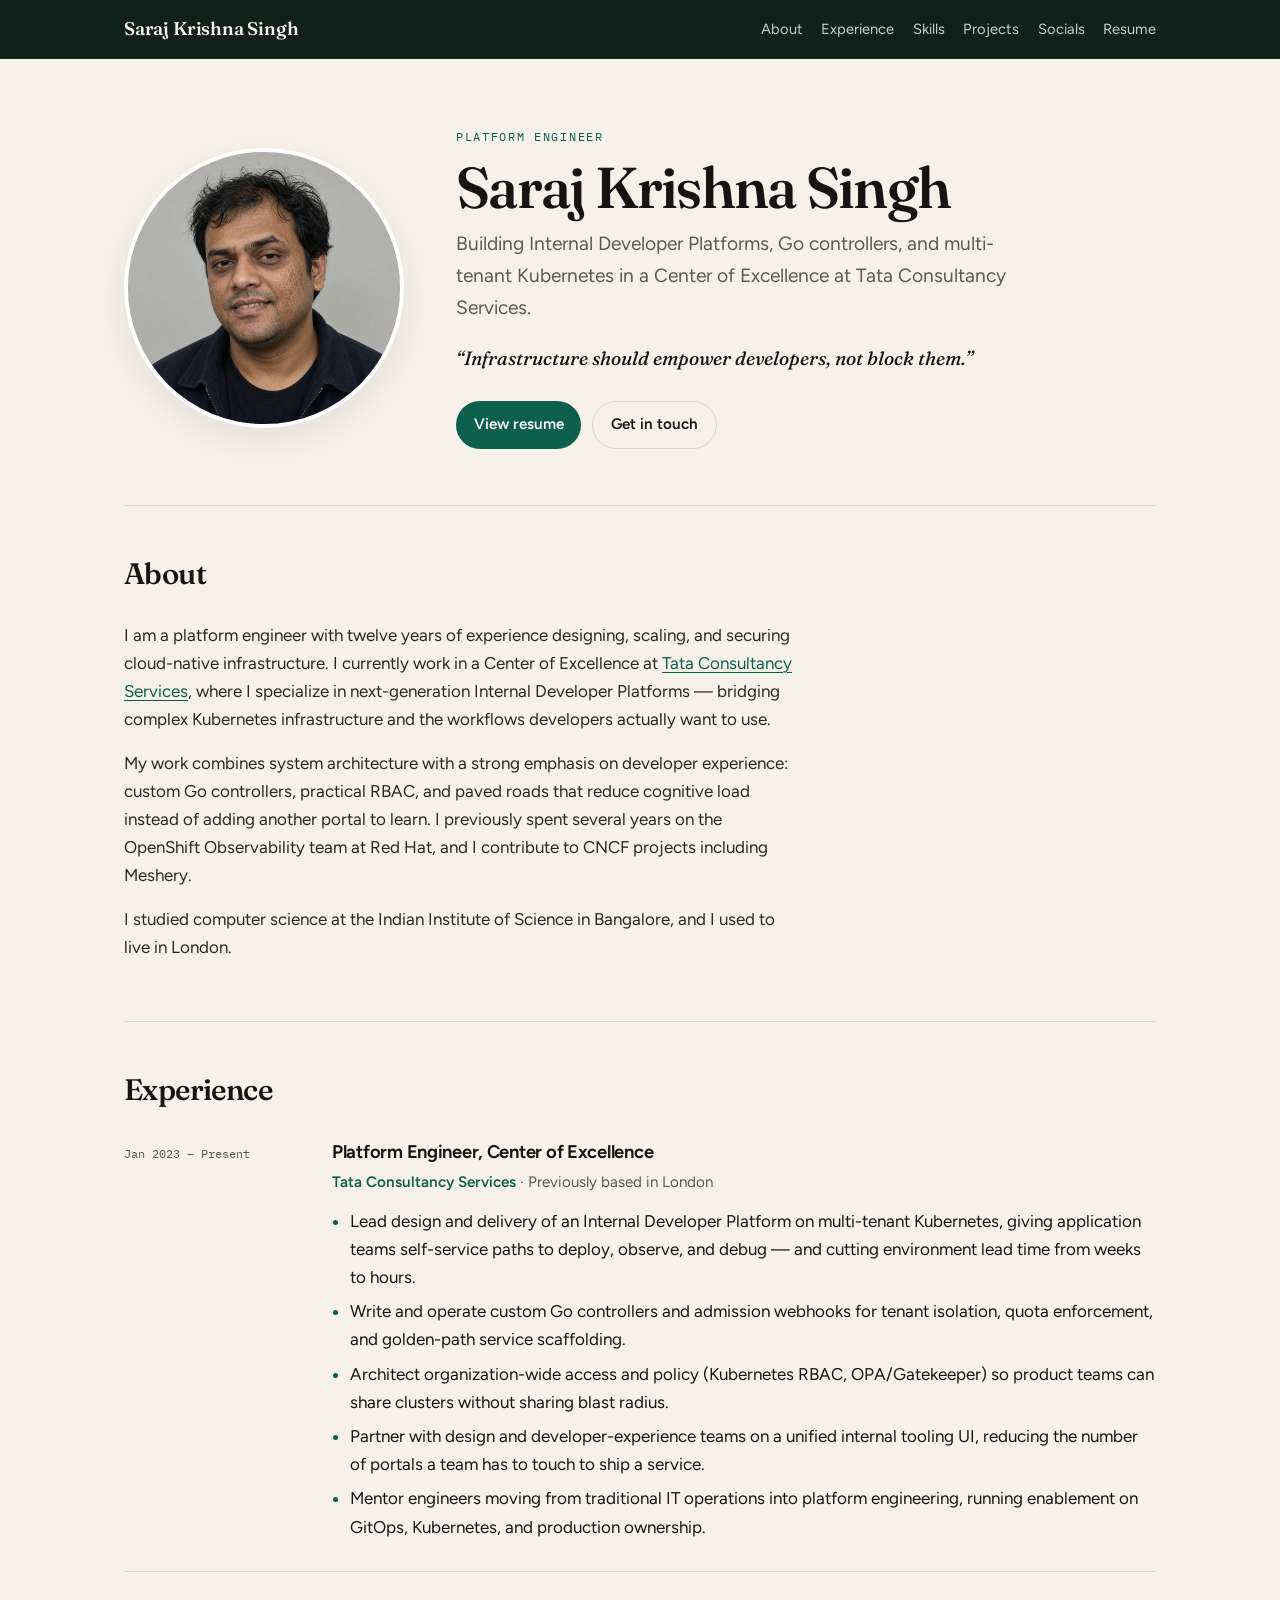
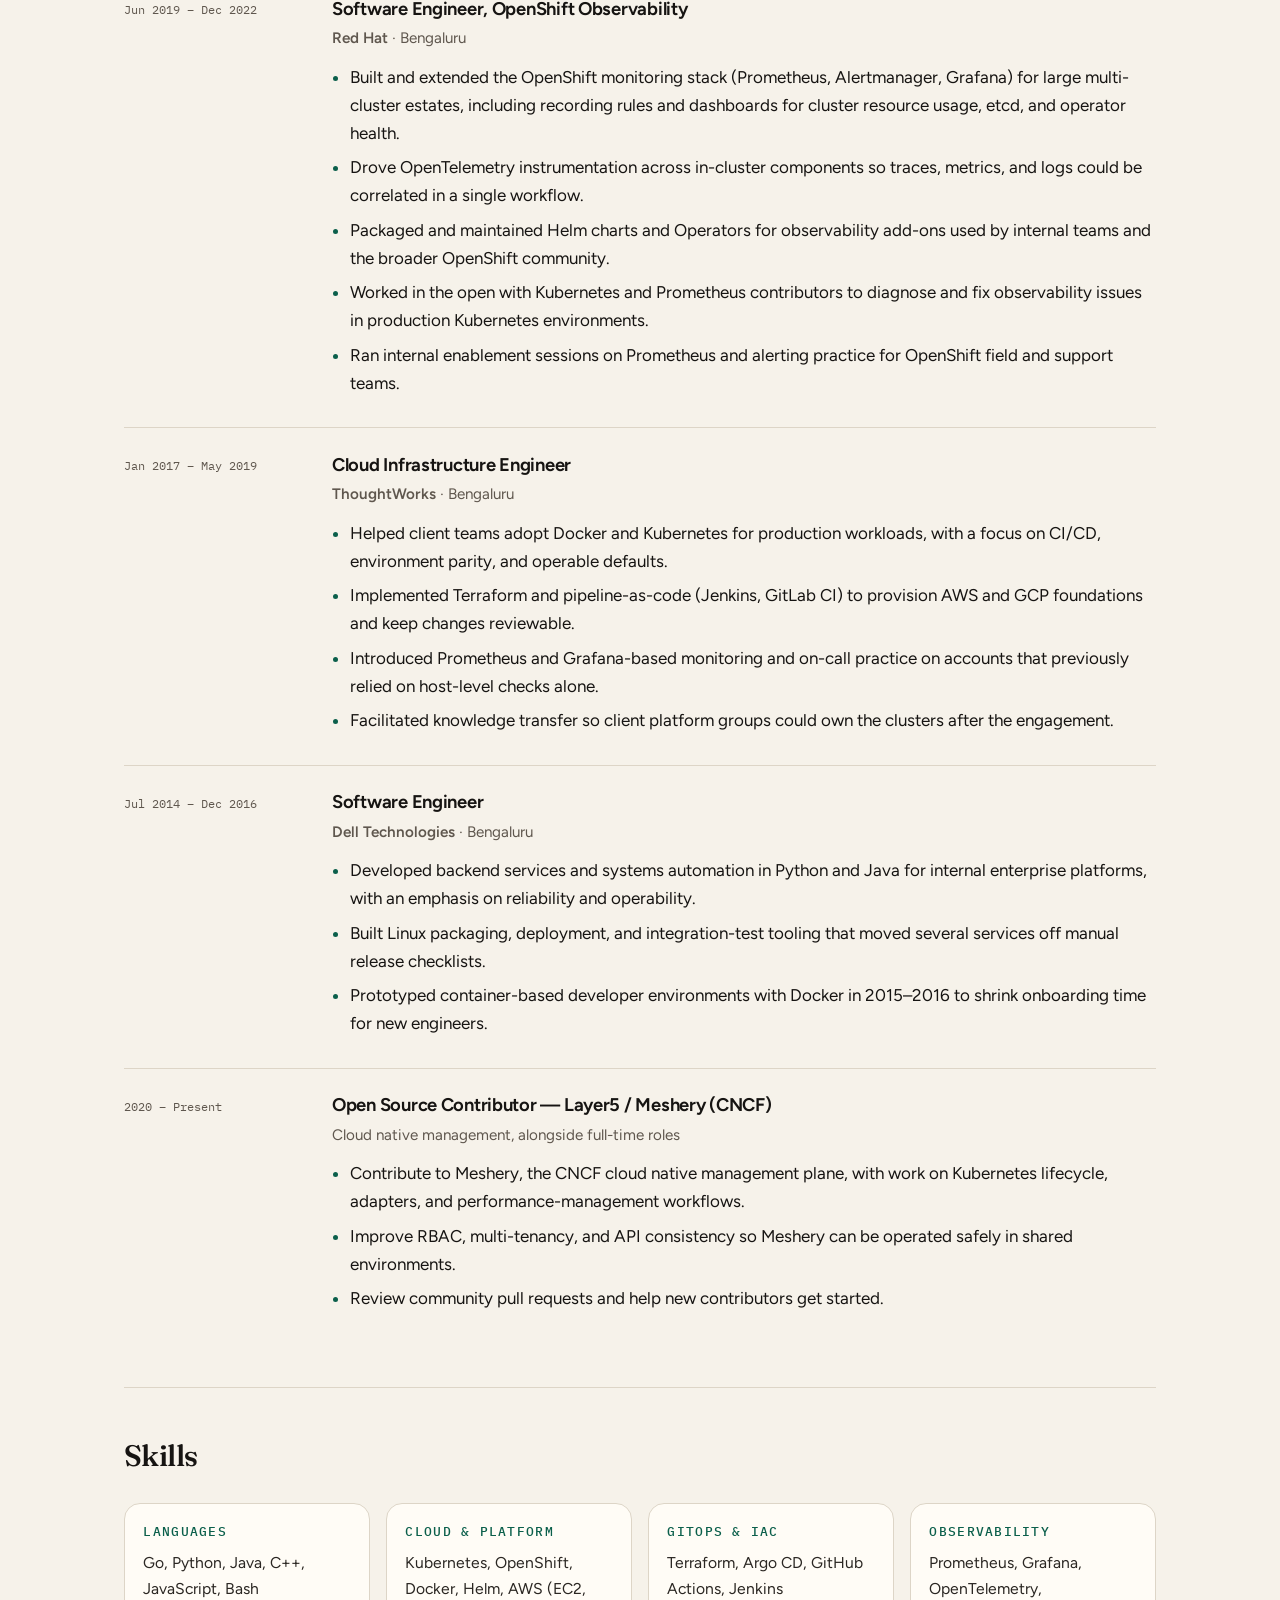
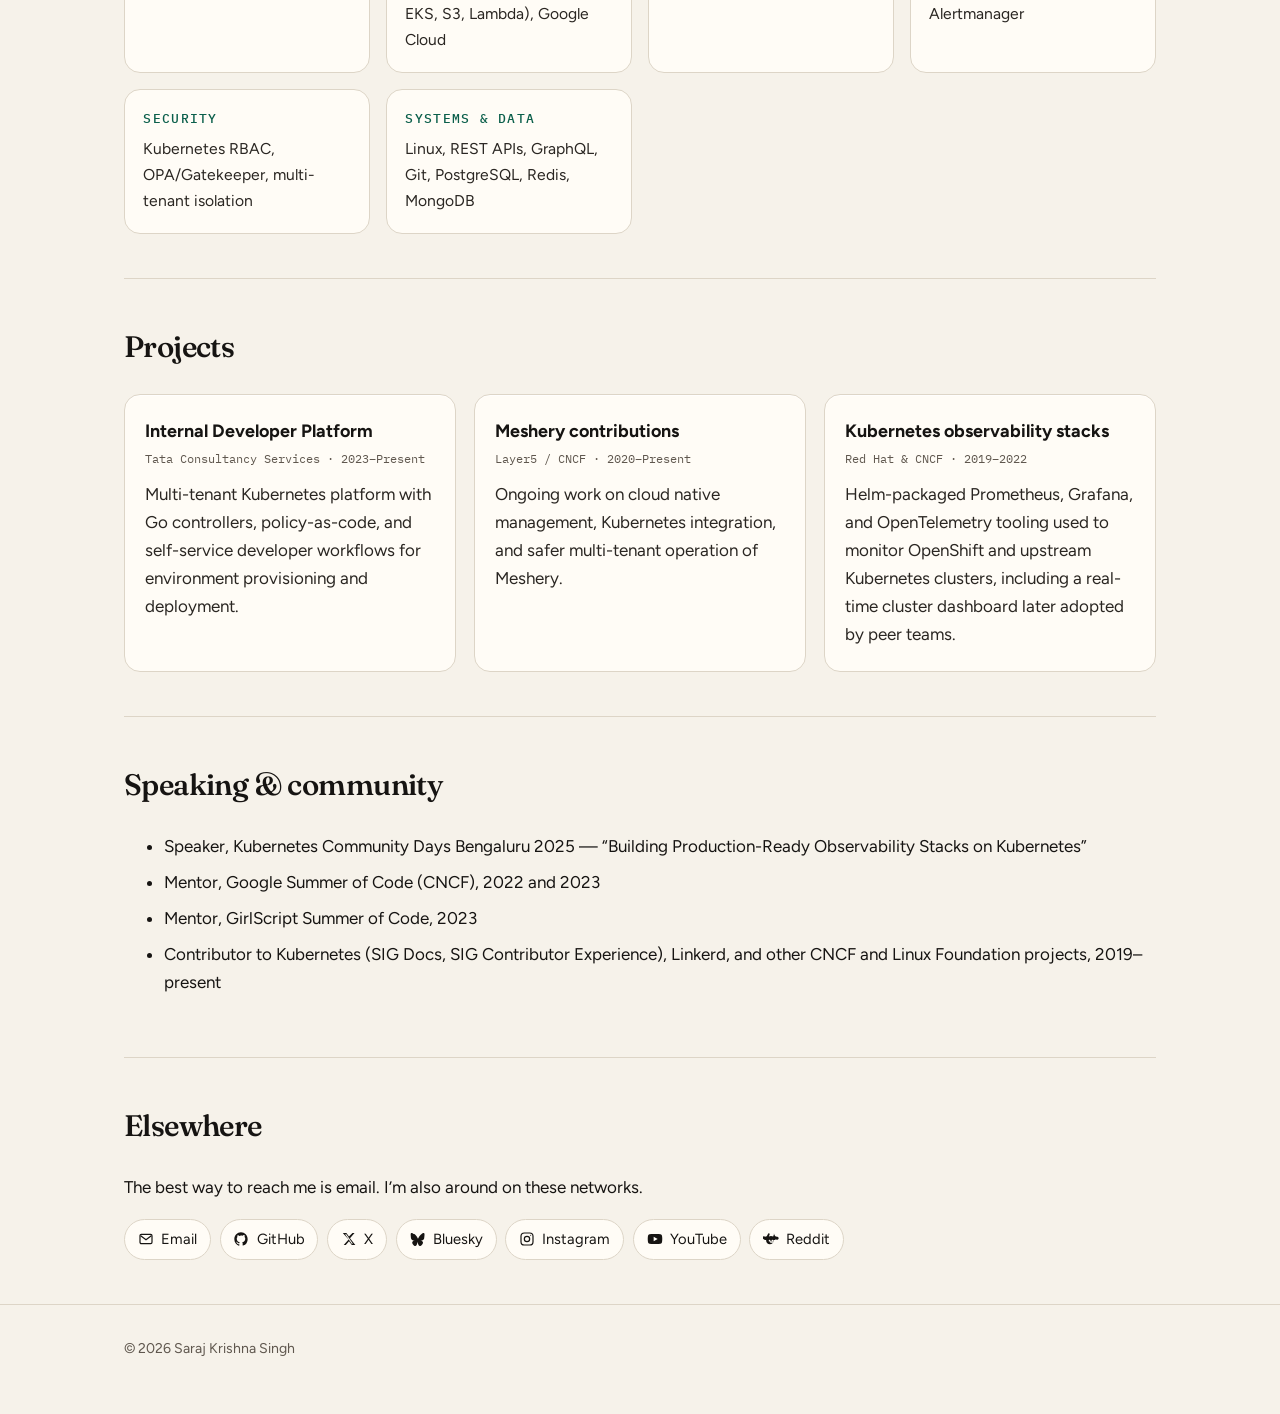
<file: index.html>
<!DOCTYPE html>
<html lang="en">
<head>
  <meta charset="utf-8">
  <meta name="viewport" content="width=device-width, initial-scale=1">
  <title>Saraj Krishna Singh — Platform Engineer</title>
  <meta name="description" content="Platform engineer focused on Internal Developer Platforms, Kubernetes, and developer experience.">
  <link rel="icon" href="assets/favicon.svg" type="image/svg+xml">
  <link rel="stylesheet" href="styles.css">
  <link rel="preconnect" href="https://fonts.googleapis.com">
  <link rel="preconnect" href="https://fonts.gstatic.com" crossorigin>
  <link href="https://fonts.googleapis.com/css2?family=Figtree:ital,wght@0,400;0,500;0,600;0,650;1,400&family=Fraunces:ital,opsz,wght@0,9..144,500;0,9..144,560;1,9..144,450;1,9..144,560&family=IBM+Plex+Mono:wght@400;500&display=swap" rel="stylesheet">
</head>
<body id="top">
  <a class="skip" href="#main">Skip to content</a>
  <header class="site-header">
    <div class="header-inner">
      <a class="wordmark" href="#top">Saraj Krishna Singh</a>
      <nav class="primary" aria-label="Primary">
        <a href="#about">About</a>
        <a href="#experience">Experience</a>
        <a href="#skills">Skills</a>
        <a href="#projects">Projects</a>
        <a href="#socials">Socials</a>
        <a href="resume.html">Resume</a>
      </nav>
    </div>
  </header>
  <main id="main">
    <div class="wrap">
      <section class="hero" style="border-top:0; padding-top:4.25rem;" aria-label="Introduction">
        <img class="portrait"
             src="assets/headshot.jpg"
             width="400" height="400"
             alt="Headshot of Saraj Krishna Singh">
        <div>
          <p class="eyebrow">Platform Engineer</p>
          <h1>Saraj Krishna Singh</h1>
          <p class="lede">Building Internal Developer Platforms, Go controllers, and multi-tenant Kubernetes in a Center of Excellence at Tata Consultancy Services.</p>
          <p class="tagline">“Infrastructure should empower developers, not block them.”</p>
          <div class="hero-actions">
            <a class="btn" href="resume.html">View resume</a>
            <a class="btn btn-ghost" href="mailto:sarajkrishnasingh@gmail.com">Get in touch</a>
          </div>
        </div>
      </section>

      <section id="about">
        <h2>About</h2>
        <div class="prose">
          <p>I am a platform engineer with twelve years of experience designing, scaling, and securing cloud-native infrastructure. I currently work in a Center of Excellence at <a href="https://www.tata-consulting.co.uk/">Tata Consultancy Services</a>, where I specialize in next-generation Internal Developer Platforms — bridging complex Kubernetes infrastructure and the workflows developers actually want to use.</p>
          <p>My work combines system architecture with a strong emphasis on developer experience: custom Go controllers, practical RBAC, and paved roads that reduce cognitive load instead of adding another portal to learn. I previously spent several years on the OpenShift Observability team at Red Hat, and I contribute to CNCF projects including Meshery.</p>
          <p>I studied computer science at the Indian Institute of Science in Bangalore, and I used to live in London.</p>
        </div>
      </section>

      <section id="experience">
        <h2>Experience</h2>

        <article class="job">
          <div class="when">Jan 2023 – Present</div>
          <div>
            <h3>Platform Engineer, Center of Excellence</h3>
            <p class="place"><a class="org" href="https://www.tata-consulting.co.uk/">Tata Consultancy Services</a> · Previously based in London</p>
            <ul>
              <li>Lead design and delivery of an Internal Developer Platform on multi-tenant Kubernetes, giving application teams self-service paths to deploy, observe, and debug — and cutting environment lead time from weeks to hours.</li>
              <li>Write and operate custom Go controllers and admission webhooks for tenant isolation, quota enforcement, and golden-path service scaffolding.</li>
              <li>Architect organization-wide access and policy (Kubernetes RBAC, OPA/Gatekeeper) so product teams can share clusters without sharing blast radius.</li>
              <li>Partner with design and developer-experience teams on a unified internal tooling UI, reducing the number of portals a team has to touch to ship a service.</li>
              <li>Mentor engineers moving from traditional IT operations into platform engineering, running enablement on GitOps, Kubernetes, and production ownership.</li>
            </ul>
          </div>
        </article>

        <article class="job">
          <div class="when">Jun 2019 – Dec 2022</div>
          <div>
            <h3>Software Engineer, OpenShift Observability</h3>
            <p class="place"><span class="org" style="color:inherit;font-weight:600;">Red Hat</span> · Bengaluru</p>
            <ul>
              <li>Built and extended the OpenShift monitoring stack (Prometheus, Alertmanager, Grafana) for large multi-cluster estates, including recording rules and dashboards for cluster resource usage, etcd, and operator health.</li>
              <li>Drove OpenTelemetry instrumentation across in-cluster components so traces, metrics, and logs could be correlated in a single workflow.</li>
              <li>Packaged and maintained Helm charts and Operators for observability add-ons used by internal teams and the broader OpenShift community.</li>
              <li>Worked in the open with Kubernetes and Prometheus contributors to diagnose and fix observability issues in production Kubernetes environments.</li>
              <li>Ran internal enablement sessions on Prometheus and alerting practice for OpenShift field and support teams.</li>
            </ul>
          </div>
        </article>

        <article class="job">
          <div class="when">Jan 2017 – May 2019</div>
          <div>
            <h3>Cloud Infrastructure Engineer</h3>
            <p class="place"><span class="org" style="color:inherit;font-weight:600;">ThoughtWorks</span> · Bengaluru</p>
            <ul>
              <li>Helped client teams adopt Docker and Kubernetes for production workloads, with a focus on CI/CD, environment parity, and operable defaults.</li>
              <li>Implemented Terraform and pipeline-as-code (Jenkins, GitLab CI) to provision AWS and GCP foundations and keep changes reviewable.</li>
              <li>Introduced Prometheus and Grafana-based monitoring and on-call practice on accounts that previously relied on host-level checks alone.</li>
              <li>Facilitated knowledge transfer so client platform groups could own the clusters after the engagement.</li>
            </ul>
          </div>
        </article>

        <article class="job">
          <div class="when">Jul 2014 – Dec 2016</div>
          <div>
            <h3>Software Engineer</h3>
            <p class="place"><span class="org" style="color:inherit;font-weight:600;">Dell Technologies</span> · Bengaluru</p>
            <ul>
              <li>Developed backend services and systems automation in Python and Java for internal enterprise platforms, with an emphasis on reliability and operability.</li>
              <li>Built Linux packaging, deployment, and integration-test tooling that moved several services off manual release checklists.</li>
              <li>Prototyped container-based developer environments with Docker in 2015–2016 to shrink onboarding time for new engineers.</li>
            </ul>
          </div>
        </article>

        <article class="job">
          <div class="when">2020 – Present</div>
          <div>
            <h3>Open Source Contributor — Layer5 / Meshery (CNCF)</h3>
            <p class="place">Cloud native management, alongside full-time roles</p>
            <ul>
              <li>Contribute to Meshery, the CNCF cloud native management plane, with work on Kubernetes lifecycle, adapters, and performance-management workflows.</li>
              <li>Improve RBAC, multi-tenancy, and API consistency so Meshery can be operated safely in shared environments.</li>
              <li>Review community pull requests and help new contributors get started.</li>
            </ul>
          </div>
        </article>
      </section>

      <section id="skills">
        <h2>Skills</h2>
        <div class="skill-grid">
          <div class="skill"><h3>Languages</h3><p>Go, Python, Java, C++, JavaScript, Bash</p></div>
          <div class="skill"><h3>Cloud &amp; platform</h3><p>Kubernetes, OpenShift, Docker, Helm, AWS (EC2, EKS, S3, Lambda), Google Cloud</p></div>
          <div class="skill"><h3>GitOps &amp; IaC</h3><p>Terraform, Argo CD, GitHub Actions, Jenkins</p></div>
          <div class="skill"><h3>Observability</h3><p>Prometheus, Grafana, OpenTelemetry, Alertmanager</p></div>
          <div class="skill"><h3>Security</h3><p>Kubernetes RBAC, OPA/Gatekeeper, multi-tenant isolation</p></div>
          <div class="skill"><h3>Systems &amp; data</h3><p>Linux, REST APIs, GraphQL, Git, PostgreSQL, Redis, MongoDB</p></div>
        </div>
      </section>

      <section id="projects">
        <h2>Projects</h2>
        <div class="projects">
          <article class="project">
            <h3>Internal Developer Platform</h3>
            <p class="meta">Tata Consultancy Services · 2023–Present</p>
            <p>Multi-tenant Kubernetes platform with Go controllers, policy-as-code, and self-service developer workflows for environment provisioning and deployment.</p>
          </article>
          <article class="project">
            <h3>Meshery contributions</h3>
            <p class="meta">Layer5 / CNCF · 2020–Present</p>
            <p>Ongoing work on cloud native management, Kubernetes integration, and safer multi-tenant operation of Meshery.</p>
          </article>
          <article class="project">
            <h3>Kubernetes observability stacks</h3>
            <p class="meta">Red Hat &amp; CNCF · 2019–2022</p>
            <p>Helm-packaged Prometheus, Grafana, and OpenTelemetry tooling used to monitor OpenShift and upstream Kubernetes clusters, including a real-time cluster dashboard later adopted by peer teams.</p>
          </article>
        </div>
      </section>

      <section id="community">
        <h2>Speaking &amp; community</h2>
        <ul class="community">
          <li>Speaker, Kubernetes Community Days Bengaluru 2025 — “Building Production-Ready Observability Stacks on Kubernetes”</li>
          <li>Mentor, Google Summer of Code (CNCF), 2022 and 2023</li>
          <li>Mentor, GirlScript Summer of Code, 2023</li>
          <li>Contributor to Kubernetes (SIG Docs, SIG Contributor Experience), Linkerd, and other CNCF and Linux Foundation projects, 2019–present</li>
        </ul>
      </section>

      <section id="socials">
        <h2>Elsewhere</h2>
        <p class="prose" style="margin-bottom:1.1rem;">The best way to reach me is email. I’m also around on these networks.</p>
        <div class="socials">
          <a href="mailto:sarajkrishnasingh@gmail.com"><svg viewBox="0 0 24 24" fill="none" stroke="currentColor" stroke-width="1.8" aria-hidden="true"><rect x="3" y="5" width="18" height="14" rx="2"/><path d="m4 7 8 6 8-6"/></svg> Email</a>
          <a href="https://github.com/sarajkrishnasingh"><svg viewBox="0 0 24 24" fill="currentColor" aria-hidden="true"><path d="M12 2C6.48 2 2 6.58 2 12.26c0 4.52 2.87 8.36 6.84 9.72.5.1.68-.22.68-.49 0-.24-.01-.87-.01-1.71-2.78.62-3.37-1.37-3.37-1.37-.45-1.18-1.11-1.5-1.11-1.5-.91-.64.07-.63.07-.63 1 .07 1.53 1.06 1.53 1.06.9 1.57 2.36 1.12 2.94.85.09-.67.35-1.12.63-1.37-2.22-.26-4.56-1.14-4.56-5.07 0-1.12.39-2.03 1.03-2.75-.1-.26-.45-1.3.1-2.7 0 0 .84-.27 2.75 1.05A9.3 9.3 0 0 1 12 6.84c.85 0 1.7.12 2.5.34 1.9-1.32 2.74-1.05 2.74-1.05.55 1.4.2 2.44.1 2.7.64.72 1.03 1.63 1.03 2.75 0 3.94-2.34 4.8-4.57 5.06.36.32.68.94.68 1.9 0 1.37-.01 2.47-.01 2.8 0 .27.18.6.69.49A10.03 10.03 0 0 0 22 12.26C22 6.58 17.52 2 12 2Z"/></svg> GitHub</a>
          <a href="https://x.com/singhsaraj1859"><svg viewBox="0 0 24 24" fill="currentColor" aria-hidden="true"><path d="M17.2 3h3.1l-6.8 7.8L21.5 21h-5.3l-4.2-5.5L7.2 21H4.1l7.3-8.3L2.7 3h5.4l3.8 5.1L17.2 3Zm-1.1 16.2h1.7L8 4.7H6.1l10 14.5Z"/></svg> X</a>
          <a href="https://bsky.app/profile/sarajakrishna.bsky.social"><svg viewBox="0 0 24 24" fill="currentColor" aria-hidden="true"><path d="M6.6 4.4c2.3 1.7 4.8 5.3 5.4 7.2.6-1.9 3.1-5.5 5.4-7.2 1.7-1.3 4.4-2.3 4.4.9 0 .6-.4 5.2-.6 5.9-.8 2.6-3.4 3.3-5.8 2.9 4.2.7 5.2 3.1 2.9 6.1-4.3 5.7-6.2-.1-6.7-2.9-.1-.6-.2-1.1-.2-1.1s-.1.5-.2 1.1c-.5 2.8-2.4 8.6-6.7 2.9-2.3-3-1.3-5.4 2.9-6.1-2.4.4-5-.3-5.8-2.9-.2-.7-.6-5.3-.6-5.9 0-3.2 2.7-2.2 4.4-.9Z"/></svg> Bluesky</a>
          <a href="https://www.instagram.com/sarajkrishnasingh/"><svg viewBox="0 0 24 24" fill="none" stroke="currentColor" stroke-width="1.8" aria-hidden="true"><rect x="3" y="3" width="18" height="18" rx="5"/><circle cx="12" cy="12" r="4"/><circle cx="17.5" cy="6.5" r="0.8" fill="currentColor" stroke="none"/></svg> Instagram</a>
          <a href="https://www.youtube.com/@SarajSingh-i1o2w"><svg viewBox="0 0 24 24" fill="currentColor" aria-hidden="true"><path d="M22.5 7.2a3.1 3.1 0 0 0-2.2-2.2C18.4 4.6 12 4.6 12 4.6s-6.4 0-8.3.4A3.1 3.1 0 0 0 1.5 7.2 32 32 0 0 0 1.1 12a32 32 0 0 0 .4 4.8 3.1 3.1 0 0 0 2.2 2.2c1.9.4 8.3.4 8.3.4s6.4 0 8.3-.4a3.1 3.1 0 0 0 2.2-2.2 32 32 0 0 0 .4-4.8 32 32 0 0 0-.4-4.8ZM10 15.5v-7l6 3.5-6 3.5Z"/></svg> YouTube</a>
          <a href="https://www.reddit.com/user/Annual-Beautiful4497"><svg viewBox="0 0 24 24" fill="currentColor" aria-hidden="true"><path d="M14.5 3.2 16.8 8a4.1 4.1 0 0 1 2.5.7 2.2 2.2 0 1 1-1.3 3.5 7.7 7.7 0 0 1-3.7 1.4c.1.4.1.8.1 1.1 0 2.8-2.5 5.1-5.6 5.1S3.2 17.5 3.2 14.7c0-.4 0-.8.1-1.1A7.7 7.7 0 0 1-.4 12.2 2.2 2.2 0 1 1 1.7 8.7 4.1 4.1 0 0 1 4.2 8l2.3-4.8 2.3 1.1L7.3 8.2a8 8 0 0 1 6.4 0L15.2 4.3l-.7-1.1ZM8.4 13.2a1.3 1.3 0 1 0 0 2.6 1.3 1.3 0 0 0 0-2.6Zm4.2 0a1.3 1.3 0 1 0 0 2.6 1.3 1.3 0 0 0 0-2.6ZM8.8 16.8c.7.6 1.6.9 2.6.9s1.9-.3 2.6-.9.1-1-.5-1.2c-.6-.2-1.3.3-2.1.3s-1.5-.5-2.1-.3c-.6.2-.6.8-.5 1.2Z" transform="translate(1.5 0)"/></svg> Reddit</a>
        </div>
      </section>
    </div>
  </main>
  <footer class="site-footer">
    <div class="wrap">
      <p>© 2026 Saraj Krishna Singh</p>
    </div>
  </footer>
</body>
</html>
</file>
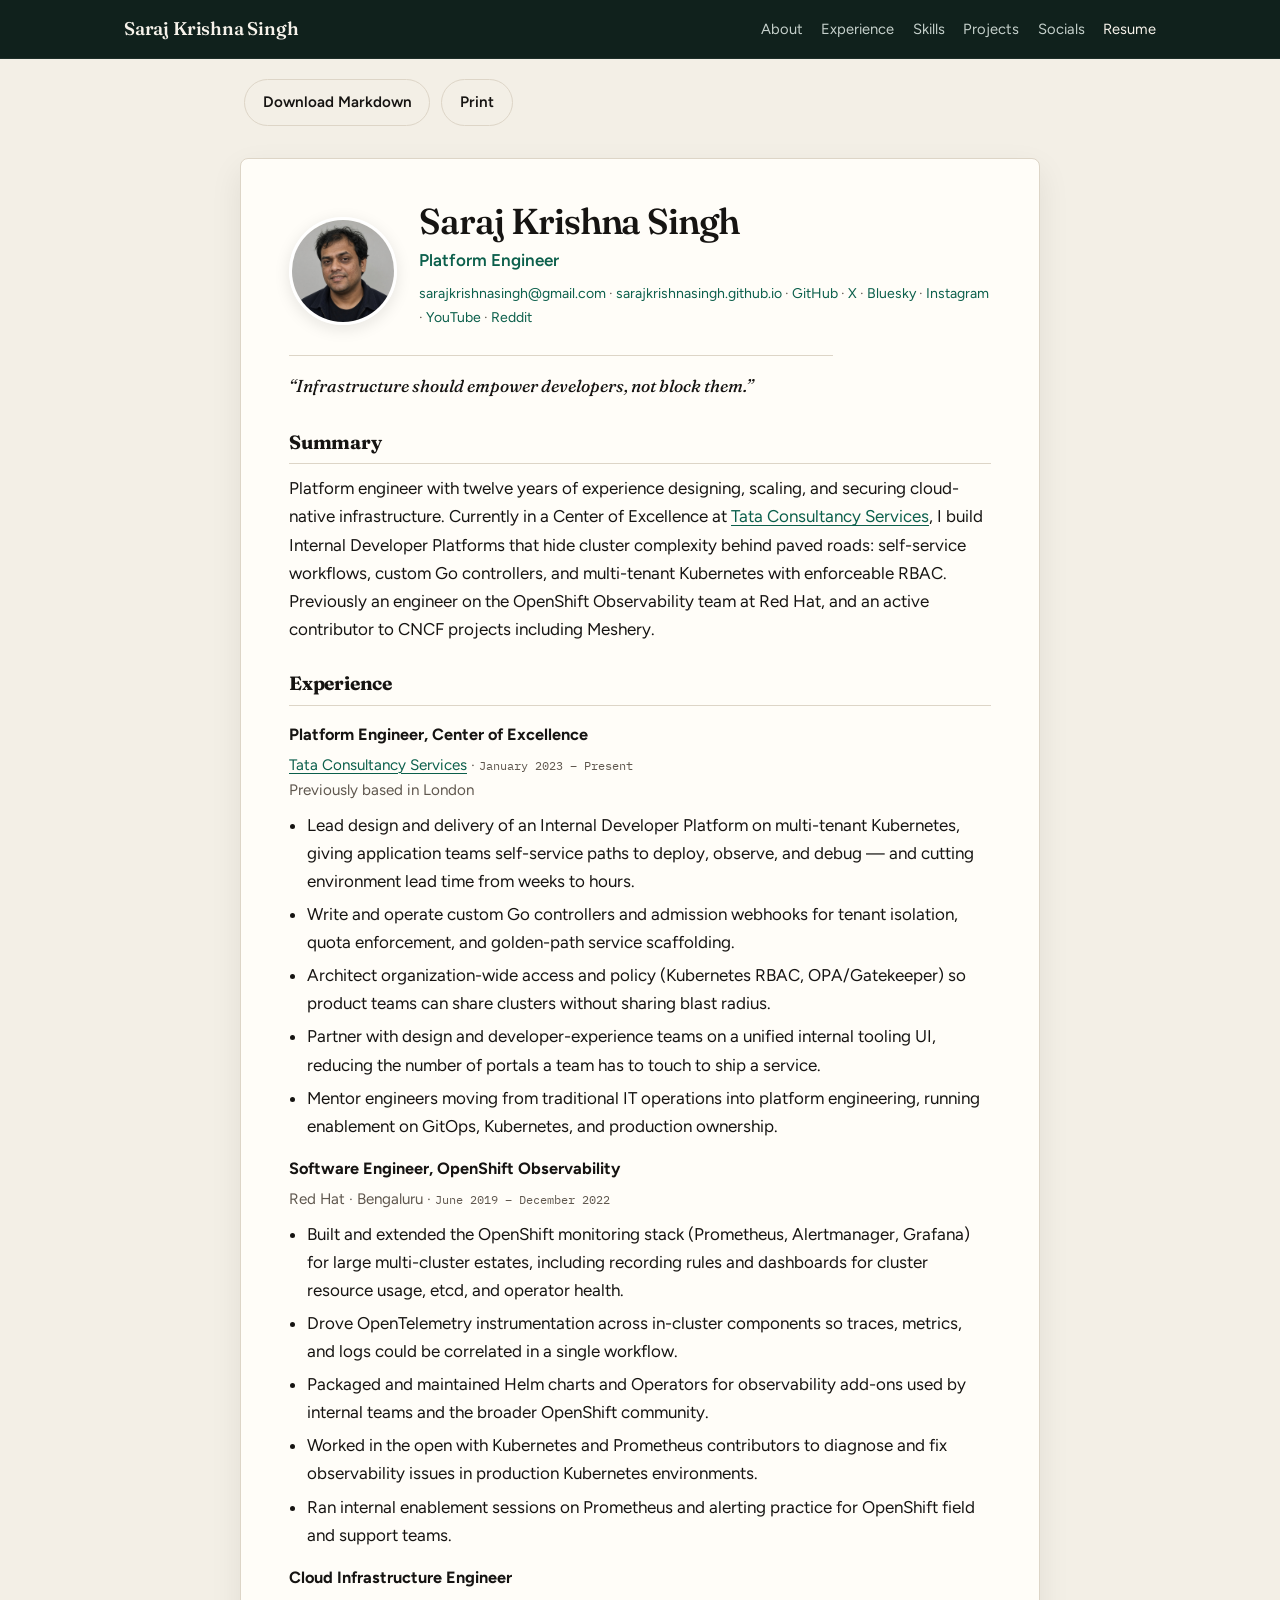
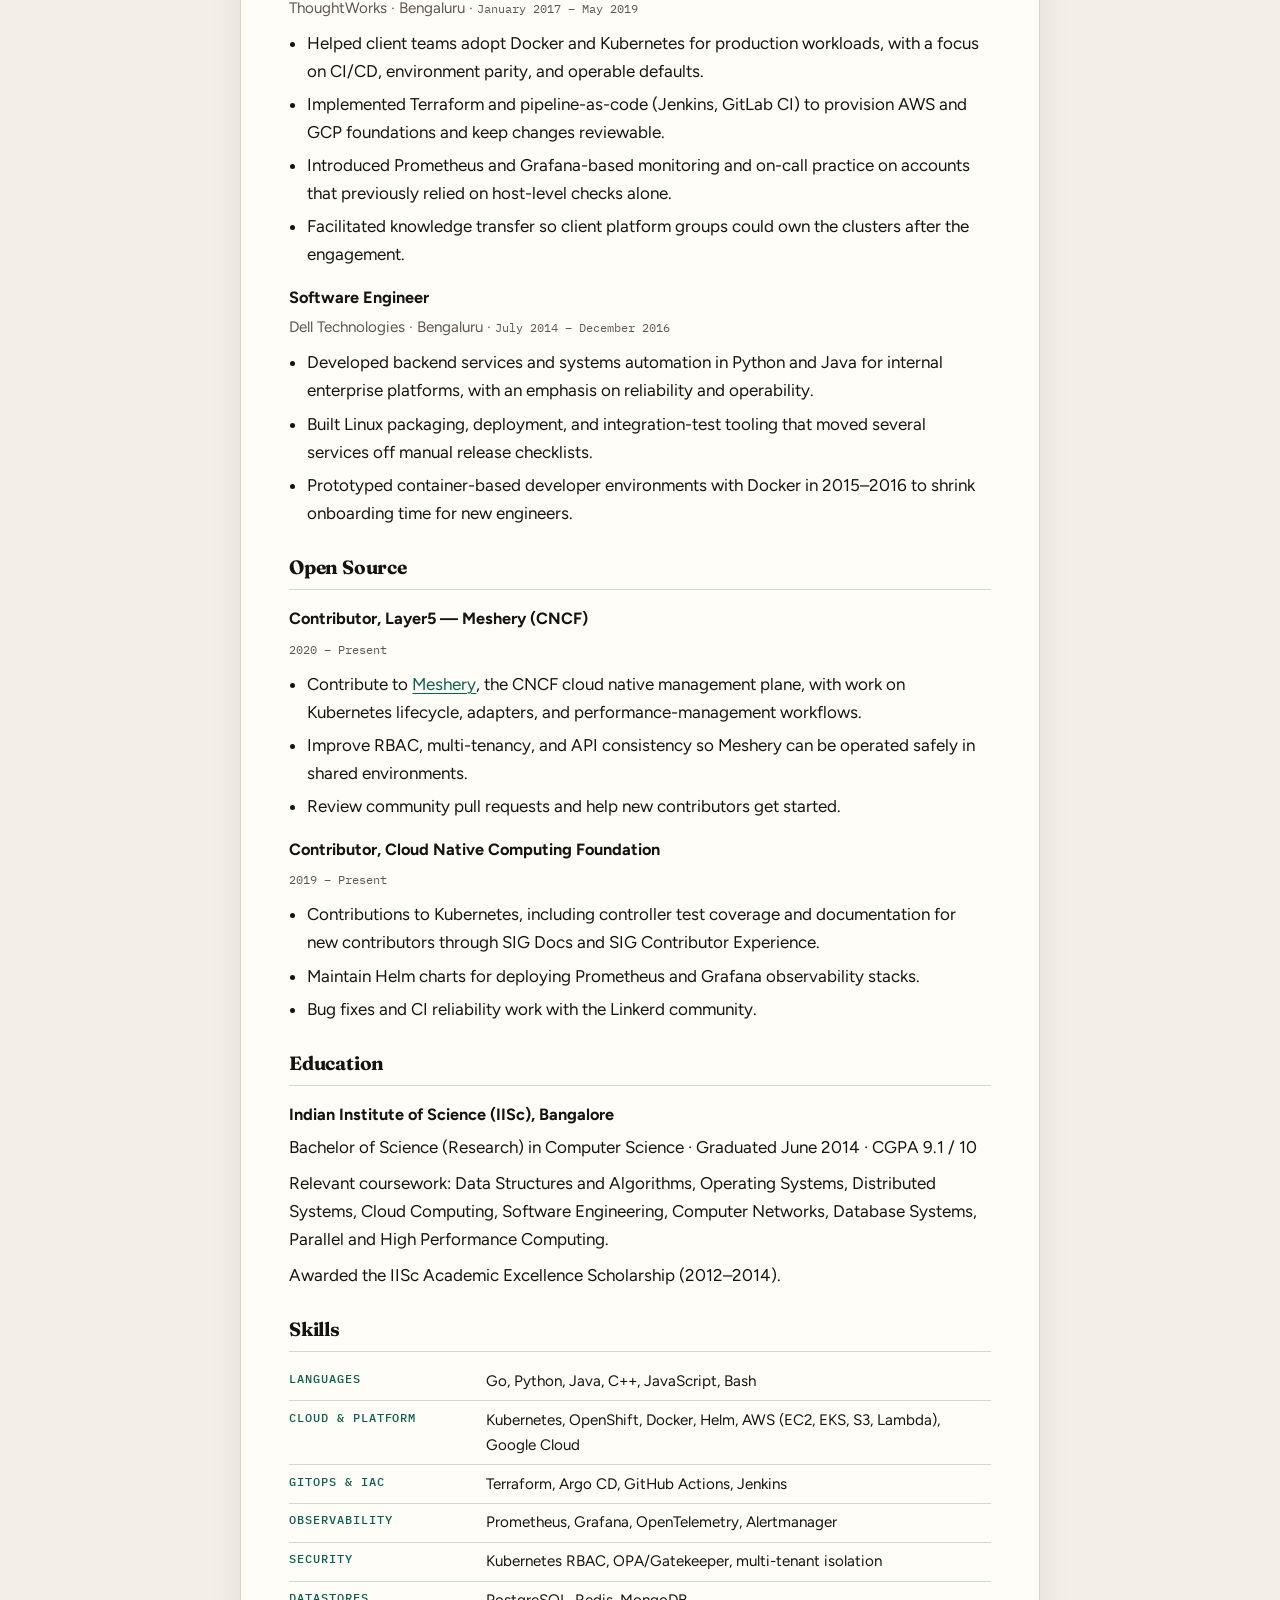
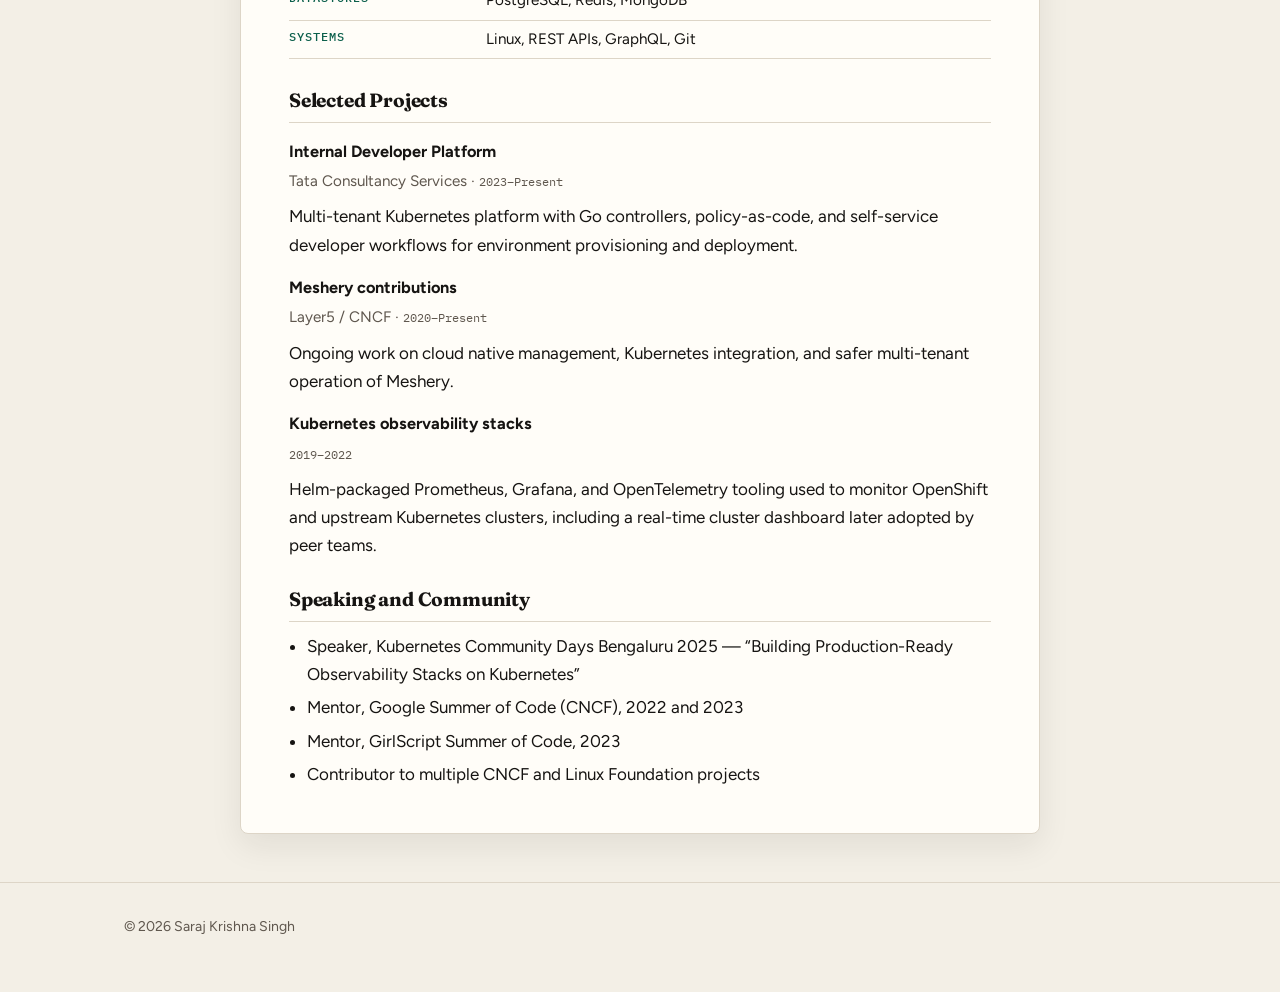
<file: resume.html>
<!DOCTYPE html>
<html lang="en">
<head>
  <meta charset="utf-8">
  <meta name="viewport" content="width=device-width, initial-scale=1">
  <title>Resume — Saraj Krishna Singh</title>
  <meta name="description" content="Resume of Saraj Krishna Singh, platform engineer.">
  <link rel="icon" href="assets/favicon.svg" type="image/svg+xml">
  <link rel="stylesheet" href="styles.css">
  <link rel="preconnect" href="https://fonts.googleapis.com">
  <link rel="preconnect" href="https://fonts.gstatic.com" crossorigin>
  <link href="https://fonts.googleapis.com/css2?family=Figtree:ital,wght@0,400;0,500;0,600;0,650;1,400&family=Fraunces:ital,opsz,wght@0,9..144,500;0,9..144,560;1,9..144,450;1,9..144,560&family=IBM+Plex+Mono:wght@400;500&display=swap" rel="stylesheet">
</head>
<body class="resume-page" id="top">
  <a class="skip" href="#main">Skip to content</a>
  <header class="site-header">
    <div class="header-inner">
      <a class="wordmark" href="index.html">Saraj Krishna Singh</a>
      <nav class="primary" aria-label="Primary">
        <a href="index.html#about">About</a>
        <a href="index.html#experience">Experience</a>
        <a href="index.html#skills">Skills</a>
        <a href="index.html#projects">Projects</a>
        <a href="index.html#socials">Socials</a>
        <a href="resume.html" aria-current="page">Resume</a>
      </nav>
    </div>
  </header>
  <main id="main">
    <div class="resume-actions wrap">
      <a class="btn btn-ghost" href="resume.md">Download Markdown</a>
      <a class="btn btn-ghost" href="javascript:window.print()">Print</a>
    </div>
    <article class="resume-sheet">
      <div class="resume-top">
        <img src="assets/headshot.jpg"
             srcset="assets/headshot.jpg 400w, assets/headshot@2x.jpg 800w"
             sizes="108px"
             width="108" height="108"
             alt="Headshot of Saraj Krishna Singh">
        <div>
          <h1>Saraj Krishna Singh</h1>
          <p class="resume-role">Platform Engineer</p>
          <p class="resume-contact">
            <a href="mailto:sarajkrishnasingh@gmail.com">sarajkrishnasingh@gmail.com</a> ·
            <a href="https://sarajkrishnasingh.github.io">sarajkrishnasingh.github.io</a> ·
            <a href="https://github.com/sarajkrishnasingh">GitHub</a> ·
            <a href="https://x.com/singhsaraj1859">X</a> ·
            <a href="https://bsky.app/profile/sarajakrishna.bsky.social">Bluesky</a> ·
            <a href="https://www.instagram.com/sarajkrishnasingh/">Instagram</a> ·
            <a href="https://www.youtube.com/@SarajSingh-i1o2w">YouTube</a> ·
            <a href="https://www.reddit.com/user/Annual-Beautiful4497">Reddit</a>
          </p>
        </div>
      </div>
      <p class="tagline">“Infrastructure should empower developers, not block them.”</p>
      <h2>Summary</h2>
      <p>Platform engineer with twelve years of experience designing, scaling, and securing cloud-native infrastructure. Currently in a Center of Excellence at <a href="https://www.tata-consulting.co.uk/">Tata Consultancy Services</a>, I build Internal Developer Platforms that hide cluster complexity behind paved roads: self-service workflows, custom Go controllers, and multi-tenant Kubernetes with enforceable RBAC. Previously an engineer on the OpenShift Observability team at Red Hat, and an active contributor to CNCF projects including Meshery.</p>

      <h2>Experience</h2>

      <h3>Platform Engineer, Center of Excellence</h3>
      <p class="place"><a href="https://www.tata-consulting.co.uk/">Tata Consultancy Services</a> · <span class="when-inline">January 2023 – Present</span><br>Previously based in London</p>
      <ul>
        <li>Lead design and delivery of an Internal Developer Platform on multi-tenant Kubernetes, giving application teams self-service paths to deploy, observe, and debug — and cutting environment lead time from weeks to hours.</li>
        <li>Write and operate custom Go controllers and admission webhooks for tenant isolation, quota enforcement, and golden-path service scaffolding.</li>
        <li>Architect organization-wide access and policy (Kubernetes RBAC, OPA/Gatekeeper) so product teams can share clusters without sharing blast radius.</li>
        <li>Partner with design and developer-experience teams on a unified internal tooling UI, reducing the number of portals a team has to touch to ship a service.</li>
        <li>Mentor engineers moving from traditional IT operations into platform engineering, running enablement on GitOps, Kubernetes, and production ownership.</li>
      </ul>

      <h3>Software Engineer, OpenShift Observability</h3>
      <p class="place">Red Hat · Bengaluru · <span class="when-inline">June 2019 – December 2022</span></p>
      <ul>
        <li>Built and extended the OpenShift monitoring stack (Prometheus, Alertmanager, Grafana) for large multi-cluster estates, including recording rules and dashboards for cluster resource usage, etcd, and operator health.</li>
        <li>Drove OpenTelemetry instrumentation across in-cluster components so traces, metrics, and logs could be correlated in a single workflow.</li>
        <li>Packaged and maintained Helm charts and Operators for observability add-ons used by internal teams and the broader OpenShift community.</li>
        <li>Worked in the open with Kubernetes and Prometheus contributors to diagnose and fix observability issues in production Kubernetes environments.</li>
        <li>Ran internal enablement sessions on Prometheus and alerting practice for OpenShift field and support teams.</li>
      </ul>

      <h3>Cloud Infrastructure Engineer</h3>
      <p class="place">ThoughtWorks · Bengaluru · <span class="when-inline">January 2017 – May 2019</span></p>
      <ul>
        <li>Helped client teams adopt Docker and Kubernetes for production workloads, with a focus on CI/CD, environment parity, and operable defaults.</li>
        <li>Implemented Terraform and pipeline-as-code (Jenkins, GitLab CI) to provision AWS and GCP foundations and keep changes reviewable.</li>
        <li>Introduced Prometheus and Grafana-based monitoring and on-call practice on accounts that previously relied on host-level checks alone.</li>
        <li>Facilitated knowledge transfer so client platform groups could own the clusters after the engagement.</li>
      </ul>

      <h3>Software Engineer</h3>
      <p class="place">Dell Technologies · Bengaluru · <span class="when-inline">July 2014 – December 2016</span></p>
      <ul>
        <li>Developed backend services and systems automation in Python and Java for internal enterprise platforms, with an emphasis on reliability and operability.</li>
        <li>Built Linux packaging, deployment, and integration-test tooling that moved several services off manual release checklists.</li>
        <li>Prototyped container-based developer environments with Docker in 2015–2016 to shrink onboarding time for new engineers.</li>
      </ul>

      <h2>Open Source</h2>
      <h3>Contributor, Layer5 — Meshery (CNCF)</h3>
      <p class="place"><span class="when-inline">2020 – Present</span></p>
      <ul>
        <li>Contribute to <a href="https://meshery.io/">Meshery</a>, the CNCF cloud native management plane, with work on Kubernetes lifecycle, adapters, and performance-management workflows.</li>
        <li>Improve RBAC, multi-tenancy, and API consistency so Meshery can be operated safely in shared environments.</li>
        <li>Review community pull requests and help new contributors get started.</li>
      </ul>
      <h3>Contributor, Cloud Native Computing Foundation</h3>
      <p class="place"><span class="when-inline">2019 – Present</span></p>
      <ul>
        <li>Contributions to Kubernetes, including controller test coverage and documentation for new contributors through SIG Docs and SIG Contributor Experience.</li>
        <li>Maintain Helm charts for deploying Prometheus and Grafana observability stacks.</li>
        <li>Bug fixes and CI reliability work with the Linkerd community.</li>
      </ul>

      <h2>Education</h2>
      <h3>Indian Institute of Science (IISc), Bangalore</h3>
      <p>Bachelor of Science (Research) in Computer Science · Graduated June 2014 · CGPA 9.1 / 10</p>
      <p>Relevant coursework: Data Structures and Algorithms, Operating Systems, Distributed Systems, Cloud Computing, Software Engineering, Computer Networks, Database Systems, Parallel and High Performance Computing.</p>
      <p>Awarded the IISc Academic Excellence Scholarship (2012–2014).</p>

      <h2>Skills</h2>
      <table class="skills-table">
        <tbody>
          <tr><th>Languages</th><td>Go, Python, Java, C++, JavaScript, Bash</td></tr>
          <tr><th>Cloud &amp; platform</th><td>Kubernetes, OpenShift, Docker, Helm, AWS (EC2, EKS, S3, Lambda), Google Cloud</td></tr>
          <tr><th>GitOps &amp; IaC</th><td>Terraform, Argo CD, GitHub Actions, Jenkins</td></tr>
          <tr><th>Observability</th><td>Prometheus, Grafana, OpenTelemetry, Alertmanager</td></tr>
          <tr><th>Security</th><td>Kubernetes RBAC, OPA/Gatekeeper, multi-tenant isolation</td></tr>
          <tr><th>Datastores</th><td>PostgreSQL, Redis, MongoDB</td></tr>
          <tr><th>Systems</th><td>Linux, REST APIs, GraphQL, Git</td></tr>
        </tbody>
      </table>

      <h2>Selected Projects</h2>
      <h3>Internal Developer Platform</h3>
      <p class="place">Tata Consultancy Services · <span class="when-inline">2023–Present</span></p>
      <p>Multi-tenant Kubernetes platform with Go controllers, policy-as-code, and self-service developer workflows for environment provisioning and deployment.</p>
      <h3>Meshery contributions</h3>
      <p class="place">Layer5 / CNCF · <span class="when-inline">2020–Present</span></p>
      <p>Ongoing work on cloud native management, Kubernetes integration, and safer multi-tenant operation of Meshery.</p>
      <h3>Kubernetes observability stacks</h3>
      <p class="place"><span class="when-inline">2019–2022</span></p>
      <p>Helm-packaged Prometheus, Grafana, and OpenTelemetry tooling used to monitor OpenShift and upstream Kubernetes clusters, including a real-time cluster dashboard later adopted by peer teams.</p>

      <h2>Speaking and Community</h2>
      <ul>
        <li>Speaker, Kubernetes Community Days Bengaluru 2025 — “Building Production-Ready Observability Stacks on Kubernetes”</li>
        <li>Mentor, Google Summer of Code (CNCF), 2022 and 2023</li>
        <li>Mentor, GirlScript Summer of Code, 2023</li>
        <li>Contributor to multiple CNCF and Linux Foundation projects</li>
      </ul>

    </article>
  </main>
  <footer class="site-footer">
    <div class="wrap">
      <p>© 2026 Saraj Krishna Singh</p>
    </div>
  </footer>
</body>
</html>
</file>
<file: styles.css>
/* Saraj Krishna Singh — personal site */
:root {
  --bg: #f6f2ea;
  --bg-card: #fffcf6;
  --ink: #161412;
  --muted: #5f574e;
  --line: #ddd5c7;
  --accent: #0b5f4b;
  --accent-hover: #08483a;
  --accent-wash: #e7f3ee;
  --banner: #ece6d8;
  --header: #10211c;
  --header-ink: #f6f2ea;
  --header-muted: #c5d0cb;
  --shadow: 0 12px 32px rgba(22, 20, 18, 0.08);
  --radius: 16px;
  --max: 1080px;
  --serif: "Fraunces", "Iowan Old Style", "Palatino Linotype", Palatino, serif;
  --sans: "Figtree", "Source Sans 3", "Segoe UI", sans-serif;
  --mono: "IBM Plex Mono", ui-monospace, Menlo, monospace;
}

*, *::before, *::after { box-sizing: border-box; }
html { scroll-behavior: smooth; }
body {
  margin: 0;
  background: var(--bg);
  color: var(--ink);
  font-family: var(--sans);
  font-size: 1.0625rem;
  line-height: 1.65;
  -webkit-font-smoothing: antialiased;
}
img { max-width: 100%; height: auto; display: block; }
a { color: var(--accent); text-decoration-thickness: 1px; text-underline-offset: 0.18em; }
a:hover { color: var(--accent-hover); }
a:focus-visible, button:focus-visible {
  outline: 2px solid var(--accent);
  outline-offset: 3px;
}

.skip {
  position: absolute;
  left: 1rem;
  top: -3rem;
  background: var(--header);
  color: var(--header-ink);
  padding: 0.5rem 0.8rem;
  z-index: 40;
}
.skip:focus { top: 0.5rem; }

header.site-header {
  background: var(--header);
  color: var(--header-ink);
  position: sticky;
  top: 0;
  z-index: 20;
  border-bottom: 1px solid rgba(255,255,255,0.06);
}
.header-inner {
  max-width: var(--max);
  margin: 0 auto;
  padding: 0.85rem 1.5rem;
  display: flex;
  align-items: center;
  justify-content: space-between;
  gap: 1rem;
}
.wordmark {
  font-family: var(--serif);
  font-weight: 560;
  font-size: 1.15rem;
  color: var(--header-ink);
  text-decoration: none;
  letter-spacing: -0.01em;
}
.wordmark:hover { color: #fff; }
.wordmark span { color: var(--header-muted); font-weight: 400; }

nav.primary {
  display: flex;
  flex-wrap: wrap;
  gap: 0.25rem 1.15rem;
  font-size: 0.92rem;
}
nav.primary a {
  color: var(--header-muted);
  text-decoration: none;
}
nav.primary a:hover,
nav.primary a[aria-current="page"] { color: var(--header-ink); }

.wrap {
  max-width: var(--max);
  margin: 0 auto;
  padding: 0 1.5rem;
}

/* Hero */
.hero {
  display: grid;
  grid-template-columns: 280px 1fr;
  gap: 3.25rem;
  align-items: center;
  padding: 4.25rem 0 3.5rem;
}
.portrait {
  width: 280px;
  height: 280px;
  border-radius: 50%;
  object-fit: cover;
  object-position: center 15%;
  box-shadow: var(--shadow);
  border: 4px solid #fff;
  background: #ddd;
}
.eyebrow {
  font-family: var(--mono);
  font-size: 0.75rem;
  letter-spacing: 0.14em;
  text-transform: uppercase;
  color: var(--accent);
  margin: 0 0 0.7rem;
}
h1 {
  font-family: var(--serif);
  font-weight: 560;
  font-size: clamp(2.4rem, 5vw, 3.6rem);
  letter-spacing: -0.03em;
  line-height: 1.05;
  margin: 0 0 0.65rem;
}
.lede {
  font-size: 1.2rem;
  color: var(--muted);
  margin: 0 0 1.25rem;
  max-width: 36rem;
}
.tagline {
  font-family: var(--serif);
  font-style: italic;
  font-size: 1.2rem;
  font-weight: 450;
  color: var(--ink);
  margin: 0 0 1.6rem;
  max-width: 34rem;
}
.hero-actions {
  display: flex;
  flex-wrap: wrap;
  gap: 0.7rem;
}
.btn {
  display: inline-flex;
  align-items: center;
  gap: 0.4rem;
  background: var(--accent);
  color: #fff;
  text-decoration: none;
  padding: 0.65rem 1.1rem;
  border-radius: 999px;
  font-weight: 600;
  font-size: 0.95rem;
}
.btn:hover { background: var(--accent-hover); color: #fff; }
.btn-ghost {
  background: transparent;
  color: var(--ink);
  border: 1px solid var(--line);
}
.btn-ghost:hover { background: #fff; color: var(--ink); border-color: #c9c0b0; }

section {
  padding: 2.75rem 0;
  border-top: 1px solid var(--line);
}
section h2 {
  font-family: var(--serif);
  font-weight: 560;
  font-size: 1.85rem;
  letter-spacing: -0.02em;
  margin: 0 0 1.4rem;
}
.prose { max-width: 42rem; }
.prose p { margin: 0 0 1rem; color: #2a2622; }

/* Timeline */
.job {
  display: grid;
  grid-template-columns: 11.5rem 1fr;
  gap: 1.5rem;
  padding: 1.35rem 0 1.5rem;
  border-top: 1px solid var(--line);
}
.job:first-of-type { border-top: 0; padding-top: 0; }
.when {
  font-family: var(--mono);
  font-size: 0.78rem;
  color: var(--muted);
  padding-top: 0.35rem;
}
.job h3 {
  font-size: 1.15rem;
  margin: 0 0 0.15rem;
  letter-spacing: -0.015em;
  font-weight: 650;
}
.org {
  color: var(--accent);
  font-weight: 600;
  text-decoration: none;
}
.org:hover { text-decoration: underline; }
.place { color: var(--muted); font-size: 0.95rem; margin: 0 0 0.7rem; }
.job ul, .project ul {
  margin: 0;
  padding: 0 0 0 1.1rem;
}
.job li, .project li { margin: 0 0 0.4rem; }
.job li::marker, .project li::marker { color: var(--accent); }

/* Skills */
.skill-grid {
  display: grid;
  grid-template-columns: repeat(auto-fit, minmax(220px, 1fr));
  gap: 1rem;
}
.skill {
  background: var(--bg-card);
  border: 1px solid var(--line);
  border-radius: var(--radius);
  padding: 1.1rem 1.15rem 1.2rem;
}
.skill h3 {
  margin: 0 0 0.45rem;
  font-size: 0.8rem;
  font-family: var(--mono);
  letter-spacing: 0.1em;
  text-transform: uppercase;
  color: var(--accent);
  font-weight: 500;
}
.skill p { margin: 0; color: #2a2622; font-size: 0.98rem; }

/* Projects */
.projects {
  display: grid;
  grid-template-columns: repeat(auto-fit, minmax(260px, 1fr));
  gap: 1.1rem;
}
.project {
  background: var(--bg-card);
  border: 1px solid var(--line);
  border-radius: var(--radius);
  padding: 1.3rem 1.25rem 1.4rem;
  box-shadow: 0 1px 0 rgba(255,255,255,0.8) inset;
}
.project h3 { margin: 0 0 0.2rem; font-size: 1.12rem; }
.project .meta {
  font-family: var(--mono);
  font-size: 0.75rem;
  color: var(--muted);
  margin: 0 0 0.7rem;
}
.project p { margin: 0; color: #2a2622; }

/* Community */
.community li { margin: 0 0 0.5rem; }

/* Socials */
.socials {
  display: flex;
  flex-wrap: wrap;
  gap: 0.55rem;
}
.socials a {
  display: inline-flex;
  align-items: center;
  gap: 0.45rem;
  background: var(--bg-card);
  border: 1px solid var(--line);
  color: var(--ink);
  text-decoration: none;
  padding: 0.45rem 0.8rem;
  border-radius: 999px;
  font-size: 0.92rem;
}
.socials a:hover {
  border-color: var(--accent);
  color: var(--accent);
  background: var(--accent-wash);
}
.socials svg { width: 16px; height: 16px; flex: 0 0 16px; }

footer.site-footer {
  border-top: 1px solid var(--line);
  padding: 2rem 0 3rem;
  color: var(--muted);
  font-size: 0.88rem;
}
footer.site-footer p { margin: 0 0 0.4rem; }

/* Resume page */
body.resume-page { background: #f3efe6; }
.resume-sheet {
  max-width: 800px;
  margin: 2rem auto 3rem;
  background: #fffdf8;
  border: 1px solid var(--line);
  border-radius: 8px;
  box-shadow: var(--shadow);
  padding: 2.75rem 3rem 2.5rem;
}
.resume-top {
  display: grid;
  grid-template-columns: 108px 1fr;
  gap: 1.4rem;
  align-items: center;
  margin-bottom: 1.1rem;
}
.resume-top img {
  width: 108px;
  height: 108px;
  border-radius: 50%;
  object-fit: cover;
  object-position: center 15%;
  border: 3px solid #fff;
  box-shadow: 0 4px 16px rgba(22,20,18,0.1);
}
.resume-sheet h1 {
  font-size: 2.25rem;
  margin: 0 0 0.2rem;
}
.resume-role {
  margin: 0 0 0.55rem;
  font-weight: 600;
  color: var(--accent);
}
.resume-contact {
  font-size: 0.88rem;
  color: var(--muted);
  margin: 0;
  line-height: 1.7;
}
.resume-contact a { color: var(--accent); text-decoration: none; }
.resume-contact a:hover { text-decoration: underline; }
.resume-sheet .tagline {
  margin: 1rem 0 0;
  padding-top: 1rem;
  border-top: 1px solid var(--line);
  font-size: 1.08rem;
}
.resume-sheet h2 {
  font-family: var(--serif);
  font-size: 1.2rem;
  margin: 1.6rem 0 0.65rem;
  padding-bottom: 0.3rem;
  border-bottom: 1px solid var(--line);
  letter-spacing: -0.01em;
}
.resume-sheet h3 { font-size: 1.02rem; margin: 0.95rem 0 0.1rem; }
.resume-sheet .when-inline {
  font-family: var(--mono);
  font-size: 0.78rem;
  color: var(--muted);
  font-weight: 400;
}
.resume-sheet ul { margin: 0.35rem 0 0.2rem; padding-left: 1.15rem; }
.resume-sheet li { margin: 0 0 0.32rem; }
.resume-sheet p { margin: 0.3rem 0 0.5rem; }
.resume-actions {
  max-width: 800px;
  margin: 1.25rem auto 0;
  display: flex;
  gap: 0.7rem;
  padding: 0 0.25rem;
}
.skills-table { width: 100%; border-collapse: collapse; font-size: 0.95rem; }
.skills-table th, .skills-table td {
  text-align: left;
  vertical-align: top;
  padding: 0.4rem 0.6rem 0.4rem 0;
  border-bottom: 1px solid var(--line);
}
.skills-table th {
  font-family: var(--mono);
  font-size: 0.75rem;
  letter-spacing: 0.08em;
  text-transform: uppercase;
  color: var(--accent);
  font-weight: 500;
  width: 28%;
}

@media (max-width: 800px) {
  .hero { grid-template-columns: 1fr; gap: 1.6rem; padding: 2.4rem 0 2.2rem; text-align: left; }
  .portrait { width: 180px; height: 180px; }
  .job { grid-template-columns: 1fr; gap: 0.25rem; }
  .resume-sheet { padding: 1.6rem 1.25rem; margin: 1rem 1rem 2rem; }
  .resume-top { grid-template-columns: 80px 1fr; gap: 1rem; }
  .resume-top img { width: 80px; height: 80px; }
  nav.primary { font-size: 0.85rem; gap: 0.2rem 0.8rem; }
}

@media print {
  header.site-header, .resume-actions, footer.site-footer { }

  header.site-header, .resume-actions { display: none; }
  body.resume-page { background: #fff; }
  .resume-sheet {
    box-shadow: none;
    border: 0;
    margin: 0;
    padding: 0;
    max-width: none;
  }
  a { color: inherit; text-decoration: none; }
}
</file>
